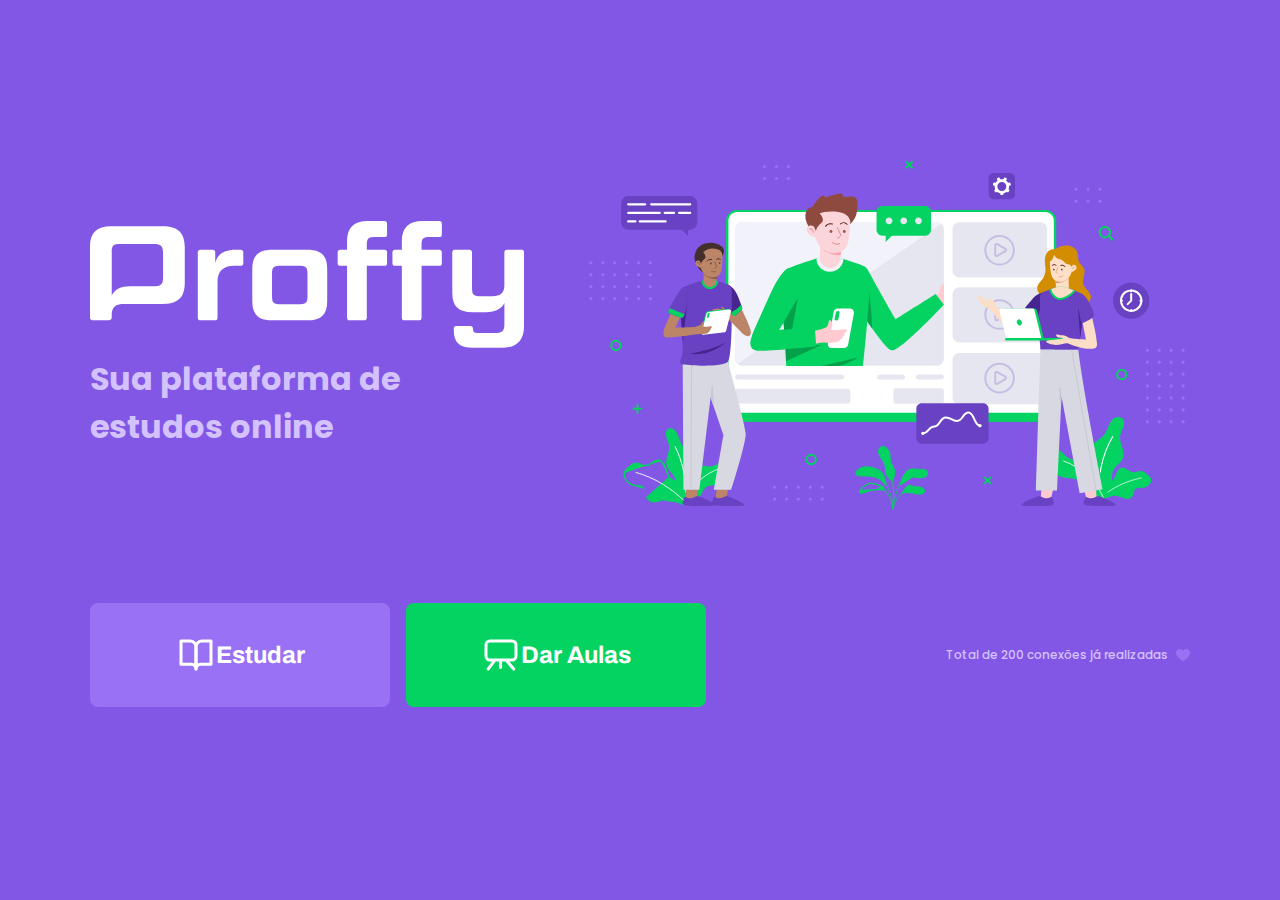
<file: index.html>
<!DOCTYPE html>
<html lang="en">
<head>
  <meta charset="UTF-8">
  <meta name="viewport" content="width=device-width, initial-scale=1.0">
  <meta name="theme-color" content="#8257e5">

  <title>Proffy | Sua plataforma de estudos online</title>
  
  <link rel="shortcut icon" href="images/favicon.png" type="image/png">
  <link rel="stylesheet" href="/styles/main.css ">
  <link rel="stylesheet" href="/styles/partials/page-landing.css">

<link href="https://fonts.googleapis.com/css2?family=Archivo:wght@400;700&amp;family=Poppins:wght@400;600&amp;display=swap" rel="stylesheet">
</head>
<body id="page-landing">

  <div id="container">
    <div class="logo-container">
      <img src="./images/logo.svg" alt="Proffy">
      <h1>Sua plataforma de estudos online</h1>
    </div>

    <img class="hero-image" src="/images/landing.svg" alt="Plataforma de estudos">

    <div class="buttons-container">
      <a class="studdy" href="/study.html">
        <img src="/images/icons/study.svg" alt="Estudar">
        Estudar
      </a>
      <a class="give-classes" href="/give-classes">
        <img src="/images/icons/give-classes.svg" alt="Dar aulas">
        Dar Aulas
      </a>
    </div>

    <p class="total-connections">
      Total de 200 conexões já realizadas
      <img src="/images/icons/purple-heart.svg" alt="Coração roxo">
    </p>
  </div>
  
</body>
</html>
</file>
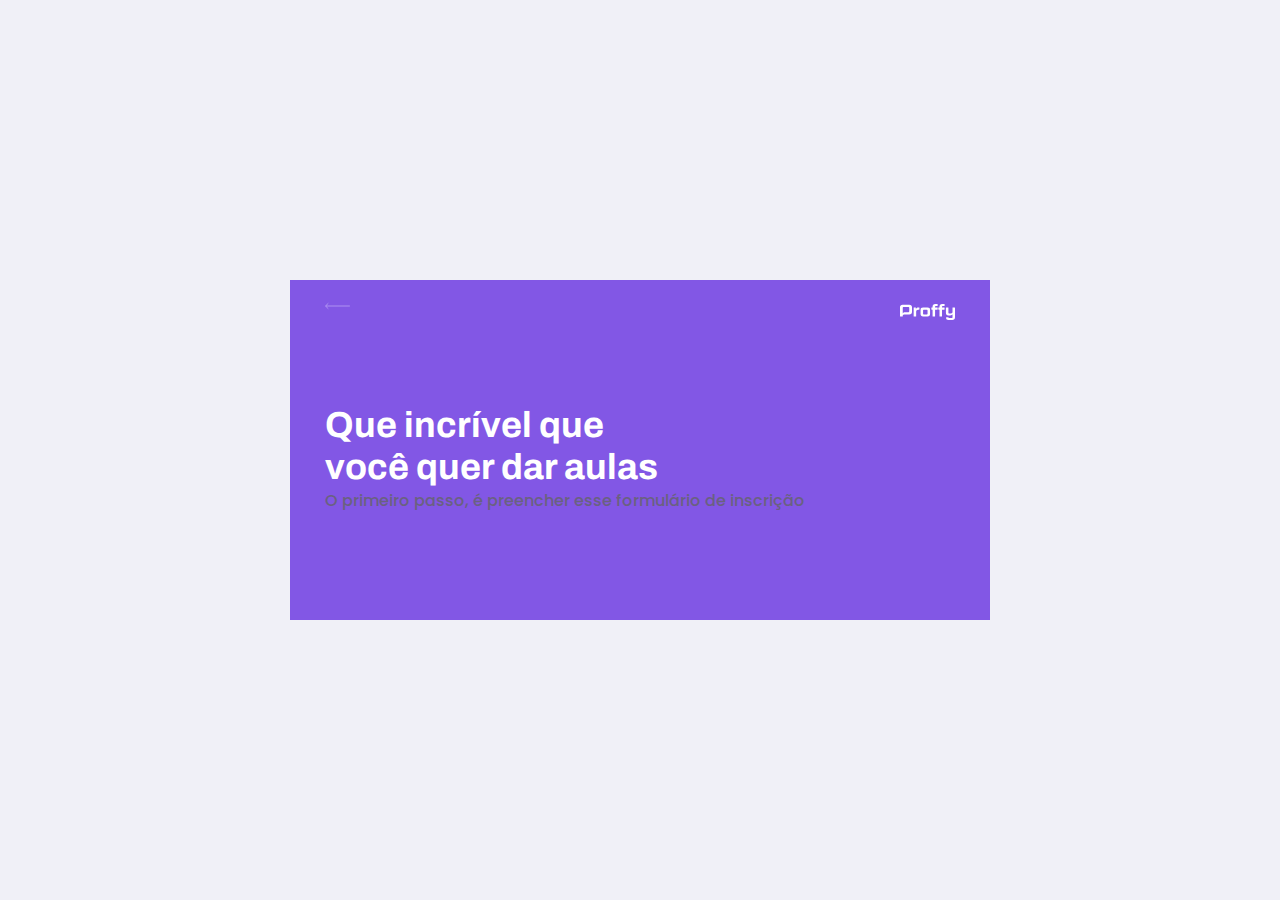
<file: give-classes.html>
<!DOCTYPE html>
<html lang="en">
<head>
  <meta charset="UTF-8">
  <meta name="viewport" content="width=device-width, initial-scale=1.0">
  <meta name="theme-color" content="#8257e5">

  <title>Proffy | Sua plataforma de estudos online</title>
  
  <link rel="shortcut icon" href="images/favicon.png" type="image/png">

  <link rel="stylesheet" href="/styles/main.css ">
  <link rel="stylesheet" href="/styles/partials/header.css">
  <link rel="stylesheet" href="/styles/partials/page-give-classes.css">

<link href="https://fonts.googleapis.com/css2?family=Archivo:wght@400;700&amp;family=Poppins:wght@400;600&amp;display=swap" rel="stylesheet">
</head>
<body id="page-give-classes">
  <div id="container">
    <header class="page-header">
      <div class="top-bar-container">
        <a href="/">
        <img src="/images/icons/back.svg" alt="Voltar">
        </a>
        <img src="/images/logo.svg" alt="Proffy">
      </div>
      <div class="header-content">
        <strong>Que incrível que você quer dar aulas</strong>
        <p>O primeiro passo, é preencher esse formulário de inscrição</p>
      </div>  
    </header>

    <main>
     
    </main>

  </div>
  
</body>
</html>
</file>
<file: styles/main.css>
:root {
  --color-background: #F0F0F7;
  --color-primary-lighter: #9871F5;
  --color-primary-light: #916BEA;
  --color-primary: #8257E5;
  --color-primary-dark: #774DD6;
  --color-primary-darker: #6842c2;
  --color-secondary: #04D361;
  --color-secondary-dark: #04BF58;
  --color-title-in-primary: #FFFFFF;
  --color-text-in-primary: #D4C2FF;
  --color-text-title: #32264D;
  --color-text-complement: #9C98A6;
  --color-text-base: #6A6180;
  --color-line-in-white: #E6E6F0;
  --color-input-background: #F8F8FC;
  --color-button-text: #FFFFFF;
  --color-box-base: #FFFFFF;
  --color-box-footer: #FAFAFC;
  --color-small-info: #C1BCCC;
  font-size: 60%; /* controle das medidas rem */
}

* { 
  margin: 0;
  padding: 0;
  box-sizing: border-box;
}

html, body {
  height: 100vh;
}

body {
  background: var(--color-background);
  display: flex;
  align-items: center;
  justify-content: center;
}

body, input, button, textarea {
  font-weight: 500;
  font-family: Poppins;
  font-size: 1.6rem;
  color: var(--color-text-base);
}

#container {
  width: 90vw;
  max-width: 700px;
}

@media (min-width: 700px) {
  :root {
    font-size: 62.5%;
  }
}
</file>
<file: styles/partials/page-landing.css>
#page-landing {
  background: var(--color-primary);
}

#page-landing #container {
  color: var(--color-text-in-primary);
}

.logo-container img {
  height: 10rem;
}

.logo-container {
  text-align: center;
  margin-bottom: 3.2rem;
}

.logo-container h2 {
  font-weight: 500;
  font-size: 3.6rem;
  line-height: 4.6rem;
  margin-top: 0.8rem;
}

.hero-image {
  width: 100%;
}

.buttons-container {
  display: flex;
  justify-content: center;
  margin: 3.2rem 0;
}

.buttons-container a {
  width: 30rem;
  height: 10.4rem;

  border-radius: 0.8rem;
  margin-right: 1.6rem;

  font: 700 2.4rem Archivo;

  display: flex;
  align-items: center;
  justify-content: center;

  text-decoration: none;
  color: var(--color-button-text);

  transition: background 0.2s;
}

.buttons-container a img {
  width: 4rem;
}

.buttons-container a.studdy {
  background: var(--color-primary-lighter);
}
.buttons-container a.studdy:hover {
  background: var(--color-primary-light);
}
.buttons-container a.give-classes {
  background: var(--color-secondary);
  margin-right: 0;
}

.buttons-container a.give-classes:hover {
  background: var(--color-secondary-dark);
}

.total-connections {
  font-size: 1.8rem;

  display: flex;
  align-items: center;
  justify-content: center;
}

.total-connections img {
  margin-left: 0.8rem;
}

@media (max-width: 699px) {
  :root{
    font-size: 40%;
  }
  
}

@media (min-width: 1100px){
  #page-landing #container {
    max-width: 1100px;
    display: grid;
    grid-template-columns: 2fr 1fr 2fr;
    grid-template-rows: 350px 1fr;
    grid-template-areas: 
    "proffy image image"
    "button button texting";
    gap: 60px;
  }
  .logo-container {
    grid-area: proffy;
    text-align: initial;
    align-self: center;
    margin: 0;
  }

  .logo-container img {
    height: 127px;
  }

  .hero-image {
    grid-area: image;
    height: 350px;
  }
  .buttons-container {
    grid-area: button;
    justify-content: flex-start;
  }
  .total-connections {
    grid-area: texting;
    justify-self: end;

    font-size: 1.2rem;
  }
}
</file>
<file: styles/partials/header.css>
.page-header {
  background-color: var(--color-primary);

  display: flex;
  flex-direction: column;
}

.page-header .top-bar-container {
  width: 90%;
  margin: 0 auto;

  display: flex;
  align-items: center;
  justify-content: space-between;

  padding: 1.6rem 0;
}


.page-header .top-bar-container a {
  height: 3.2rem;
  transition: opacity 0.2s;
}

.page-header .top-bar-container a:hover {
  opacity: 0.6;
}


.page-header .top-bar-container img {
  height: 1.6rem;
}

.page-header .header-content {
  width: 90%;
  margin: 3.2rem auto;

  position: relative;
}

.page-header .header-content strong {
  font: 700 3.6rem Archivo;
  line-height: 4.2rem;
  color: var(--color-title-in-primary);
}


@media (min-width:700px) {

  .page-header {
    height: 340px;
  }

  .page-header .top-bar-container {
    max-width: 1100px;
  }

  .page-header .header-content {
    max-width: 740px;

    margin: 0 auto;

    flex: 1 1;
    padding-bottom: 48px;
    display: flex;
    flex-direction: column;
    justify-content: center;
  }

  .page-header .header-content strong {
    max-width: 350px;
  }

  
}
</file>
<file: styles/partials/page-give-classes.css>
#page-study #container {
  width: 100vw;
  height: 100vh;
}

#search-teachers {
  margin-top: 3.2rem;
}

#search-teachers label {
  color: var(--color-title-in-primary);
}

#search-teachers .select-block {
  margin-bottom: 1.4rem;
}

#search-teachers button {
  width: 100%;
  height: 5.6rem;
  background: var(--color-secondary);
  color: var(--color-button-text);
  border: 0;
  border-radius: 0.8rem;
  cursor: pointer;
  font: 700 1.6rem Archivo;
  display: flex;
  align-items: center;
  justify-content: center;
  text-decoration: none;
  transition: background 0.2s;
  margin-top: 3.2rem;
}

#search-teachers button:hover {
  background-color: var(--color-secondary-dark);
}

.select-block label, 
.input-block label {
  font-size: 1.4rem;
  color: var(--color-text-complement);
}

.input-block input, 
.select-block select {
  width: 100%;
  height: 5.6rem;
  margin-top: 0.8rem;
  border-radius: 0.8rem;
  background: var(--color-input-background);
  border: 1px solid var(--color-line-in-white);
  outline: 0;
  padding: 0 1.6rem;
  font: 1.6rem Archivo;
}

.input-block {
  position: relative;
}

.input-block:focus-within::after {
  content: "";

  width: calc(100% - 3.2rem);
  height: 2px;
  background: var(--color-primary-light);

  position: absolute;
  left: 1.6rem;
  right: 1.6rem;
  bottom: 0;
}

#page-study main {
  margin: 3.2rem auto;
  width: 90%;
}

.teacher-item {
  background-color: var(--color-box-base);
  border: 1px solid var(--color-line-in-white);
  border-radius: 0.8rem;
  margin-top: 2.4rem;
}

.teacher-item header {
  padding: 3.2rem 2rem;
  display: flex;
  align-items: center;
}

.teacher-item header img {
  width: 8rem;
  height: 8rem;
  border-radius: 50%;
}

.teacher-item header div {
  margin-left: 2.4rem;
}

.teacher-item header div strong {
  font: 700 2.4rem Archivo;
  display: block;
  color: var(--color-text-title);
}

.teacher-item header div span {
  font-size: 1.6rem;
  display: block;
  margin-top: 0.4rem;
}

.teacher-item > p {
  padding: 0 2rem;
  font-size: 1.6rem;
  line-height: 2.8rem;
}

.teacher-item footer {
  padding: 3.2rem 2rem;
  background-color: var(--color-box-footer);
  border-top: 1px solid var(--color-line0in-white);
  margin-top: 3.2rem;

  display: flex;
  align-items: center;
  justify-content: space-between;
}

.teacher-item footer p {
  font-size: 1.4rem;
  line-height: 2.4rem;
  color: var(--color-text-complement);
}

.teacher-item footer p strong {
  font-size: 1.6rem;
  color: var(--color-primary);
  display: block;
}

.teacher-item footer button {
  width: 20rem;
  height: 5.6rem;
  background: var(--color-secondary);
  color: var(--color-button-text);
  border: 0;
  border-radius: 0.8rem;
  cursor: pointer;
  font: 700 1.4rem Archivo;

  display: flex;
  align-items: center;
  justify-content: space-evenly;

  text-decoration: none;

  transition: background 0.2s;
  margin-left: 1.6rem;
}

.teacher-item footer button:hover {
  background: var(--color-secondary-dark);
}

@media (min-width:700px) {
  #page-study #container {
    max-width: 100vw;
  }

  .page-header {
    height: 340px;
  }

  .page-header .top-bar-container {
    max-width: 1100px;
  }

  .page-header .header-content {
    max-width: 740px;

    margin: 0 auto;

    flex: 1 1;
    padding-bottom: 48px;
    display: flex;
    flex-direction: column;
    justify-content: center;
  }

  .page-header .header-content strong {
    max-width: 350px;
  }

  .teacher-item header, 
  .teacher-item footer {
    padding: 32px;
  }

  #search-teachers {
    display: grid;
    grid-template-columns: repeat(4, 1fr);
    gap: 16px;
    position: absolute;
    bottom: -28px;
  }

  #page-study main {
    padding: 32px 0;
    max-width: 740px;
    margin: 0 auto;
  }

  #search-teachers .select-block {
    margin-bottom: 0;
  }

  .teacher-item >p {
    padding: 0 32px;
  }

  .teacher-item footer p strong {
    display: initial;
    margin-left: 16px;
  }

  .teacher-item footer button {
    width: 245px;
    font-size: 16px;
    justify-content: center;
  }

  .teacher-item footer button img {
    margin-right: 16px;
  }

}
</file>
